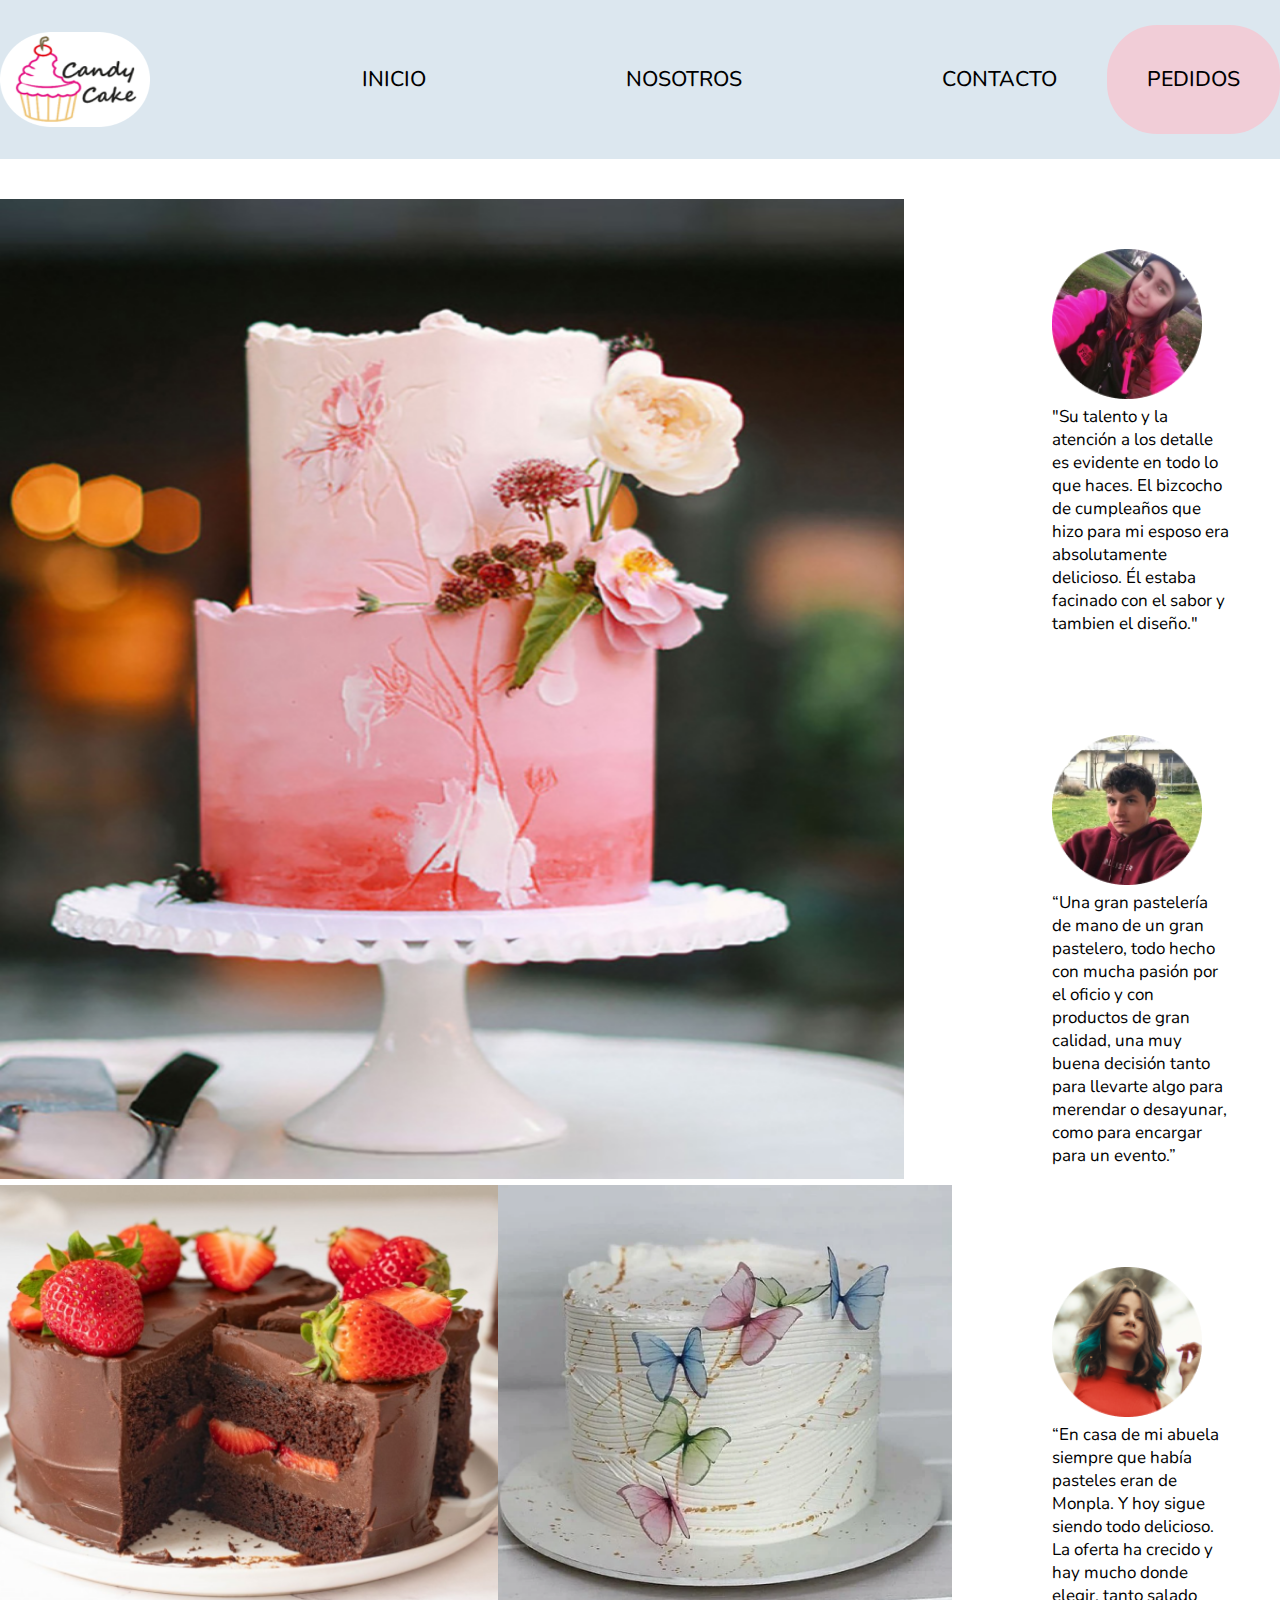
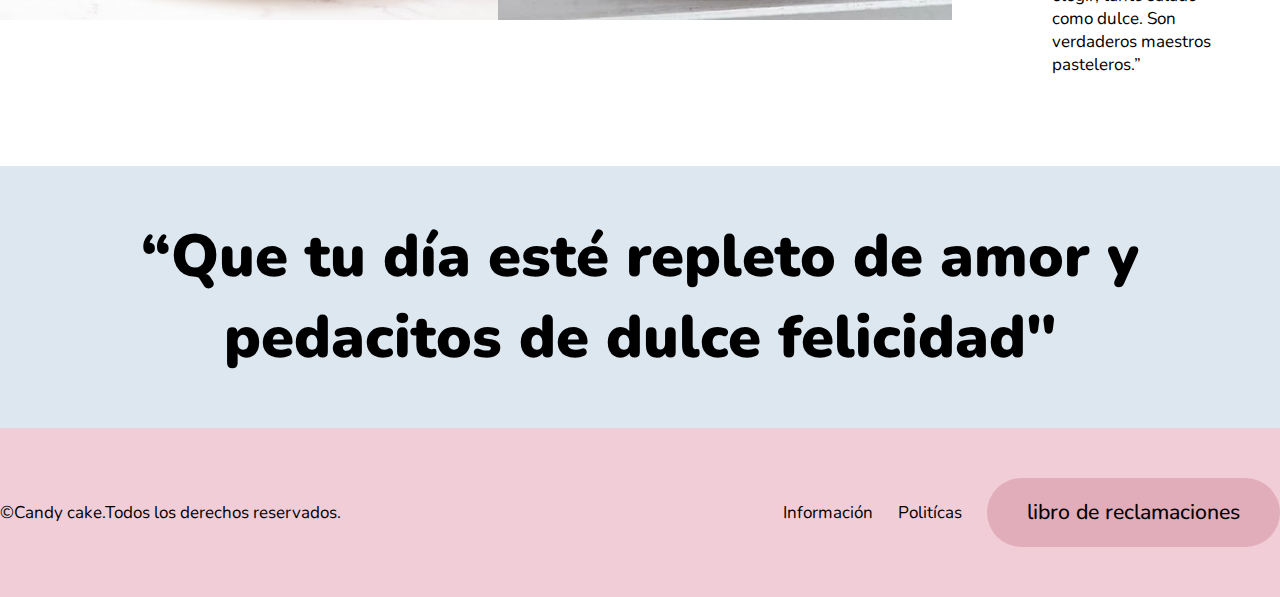
<file: index.html>
<!DOCTYPE html>
<html lang="es">


<head>
    <meta charset="UTF-8">
    <title>Candy cake</title>
    <link rel="shortcut icon" href="image/logo icon.ico" type="image/x-icon">
    <link rel="stylesheet" href="css/index.css">
    <meta name="google-site-verification" content="4WYgW67PDqqqW2bFAUSlBwpEnuFOm9L_J7pQm9ru4Nc" />
</head>

<body>
    <!--Aquí va el header /Menu de navegación-->
    <header>
        <div class="container header">
            <div class="logo">
                <img src="image/logo icon.ico" alt="" width="150px" height="90">
            </div>
            <div class="menu">
                <nav>
                    <ul>
                        <li><a href="index.html">INICIO</a></li>
                        <li><a href="nosotros.html">NOSOTROS</a></li>
                        <li><a href="contacto.html">CONTACTO</a></li>
                    </ul>
                    <a href="contacto.html">
                        <button class="btn1" type="button">PEDIDOS</button>
                    </a>
                </nav>
            </div>
        </div>
    </header>
    <!--Aquí va el contenido principal de la página-->
    <main>
        <!--Portada 1 -->
        <section id="portada">
            <div class="portada container">
                <div class="foto+testimonios grid4">
                    <div class="fotos_portada">
                        <div class="foto_portada">
                            <img src="image/rosa pastel.png" alt="foto de portada" width="500px" height="500px"
                                class="foto1">
                        </div>
                        <div class="grid2">
                            <img src="image/chocolate.png" alt="foto_portada" width="498px" height="435px"
                                class="foto2">
                            <div class="foto3">
                                <img src="image/pastel balnco.png" alt="foto de portada" width="454px" height="435x"
                                    class="foto3">
                            </div>
                        </div>
                    </div>
                    <div class="testimonios">
                        <div class="testimonio1">
                            <img decoding="auto" width="150" height="150" src="image/chicaT.png" class="imagen1" alt>
                            <p>"Su talento y la atención a los detalle es evidente en todo lo que haces. El bizcocho de
                                cumpleaños que hizo para mi esposo era absolutamente delicioso. Él estaba facinado con
                                el sabor y tambien el diseño."</p>
                        </div>

                        <div class="testimonio2">
                            <img decoding="auto" width="150" height="150" src="image/chicoT.png" class="imagen2" alt>
                            <p>“Una gran pastelería de mano de un gran pastelero, todo hecho con mucha pasión por el
                                oficio
                                y con productos de gran calidad, una muy buena decisión tanto para llevarte algo para
                                merendar o desayunar, como para encargar para un evento.”</p>

                        </div>

                        <div class="testimonio3">
                            <img decoding="auto" width="150" height="150" src="image/testimonio3.png" class="imagen3"
                                alt>
                            <p>“En casa de mi abuela siempre que había pasteles eran de Monpla. Y hoy sigue siendo todo
                                delicioso. La oferta ha crecido y hay mucho donde elegir, tanto salado como dulce. Son
                                verdaderos maestros pasteleros.”</p>
                        </div>

                    </div>

                </div>


            </div>
        </section>
        <section id="texto_slogan">
            <div class="texto_slogan">
                <div class="texto_portada">
                    <h1>“Que tu día esté repleto de amor y pedacitos de dulce felicidad"</h1>
                </div>
            </div>
        </section>

    </main>

    <footer>
        <div class="container footer">
            <div class="copyrigth">
                <p>©Candy cake.Todos los derechos reservados.</p>
            </div>
            <div class="politicas">
                <a href="index.html">Información</a>
                <a href="index.html">Politícas</a>
                <div class="boton_portada">
                    <button type="button" class="btn2">libro de reclamaciones</button>
                </div>
            </div>
        </div>
    </footer>
</body>

</html>
</file>
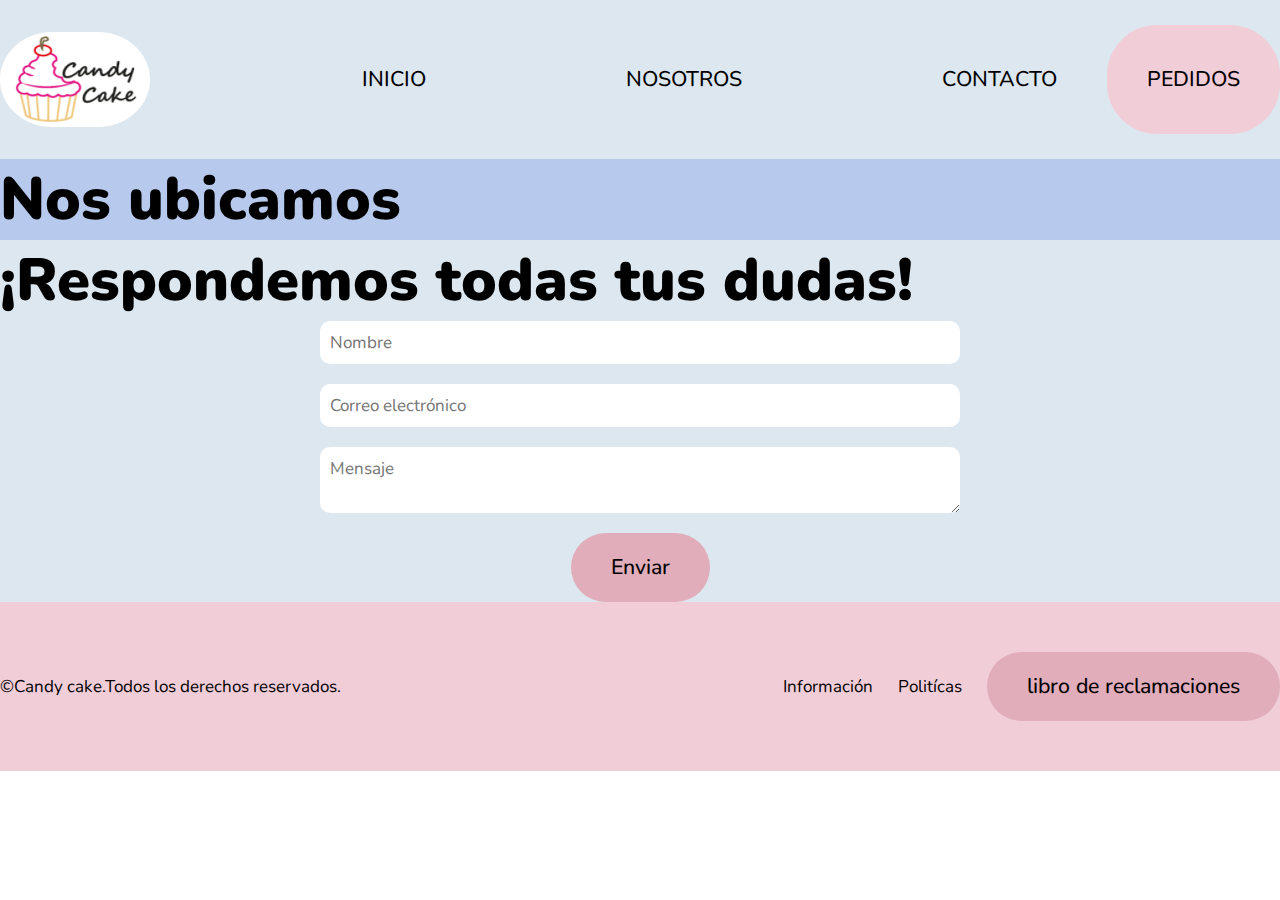
<file: contacto.html>
<html lang="en">

</html>

<head>
    <meta charset="UTF-8">
    <meta name="viewport" content="width=device-width, initial-scale=1.0">
    <title>Candy cake - Peru - Nosotros</title>
    <!--Descripcion de mi pagina-->
    <meta name="descripcion"
        content="Una gran pastelería de mano de un gran pastelero, todo hecho con mucha pasión por el oficio y con productos de gran calidad, una muy buena decisión tanto para llevarte algo para merendar o desayunar, como para encargar para un evento.">
    <!--palabras claves-->
    <meta name="keywords" content="dulce, deliciosas, Candy cake, para compartir">
    <!--copyrigth-->
    <meta name="copyrigth" content="Candy cake">
    <link rel="shortcut icon" href="image/logo icon.ico" type="image/logo">
    <link rel="stylesheet" href="css/nosotros.css">

</head>

<body>
    <header>
        <div class="container header">
            <div class="logo">
                <img src="image/logo icon.ico" alt="" width="150px" height="90">
            </div>
            <div class="menu">
                <nav>
                    <ul>
                        <li><a href="index.html">INICIO</a></li>
                        <li><a href="nosotros.html">NOSOTROS</a></li>
                        <li><a href="contacto.html">CONTACTO</a></li>
                    </ul>
                    <a href="nosotros.html">
                        <button class="btn1" type="button">PEDIDOS</button>
                    </a>
                </nav>
            </div>
        </div>
    </header>
    <div class="ubicacion">
        <div>
            <h1>Nos ubicamos</h1>

        </div>
    </div>
    <section id="contacto">
        <div class="contacto">
            <div>
                <h1>¡Respondemos todas tus dudas!</h1>
                <form>
                    <input type="text" placeholder="Nombre">
                    <input type="email" placeholder="Correo electrónico">
                    <textarea placeholder="Mensaje"></textarea>
                    <button type="button" class="btn2">Enviar</button>
                </form>
            </div>
        </div>
    </section>

    <html>
    <footer>
        <div class="container footer">
            <div class="copyrigth">
                <p>©Candy cake.Todos los derechos reservados.</p>
            </div>
            <div class="politicas">
                <a href="index.html">Información</a>
                <a href="index.html">Politícas</a>
                <div class="boton_portada">
                    <button type="button" class="btn2">libro de reclamaciones</button>
                </div>
            </div>
        </div>
    </footer>
</file>
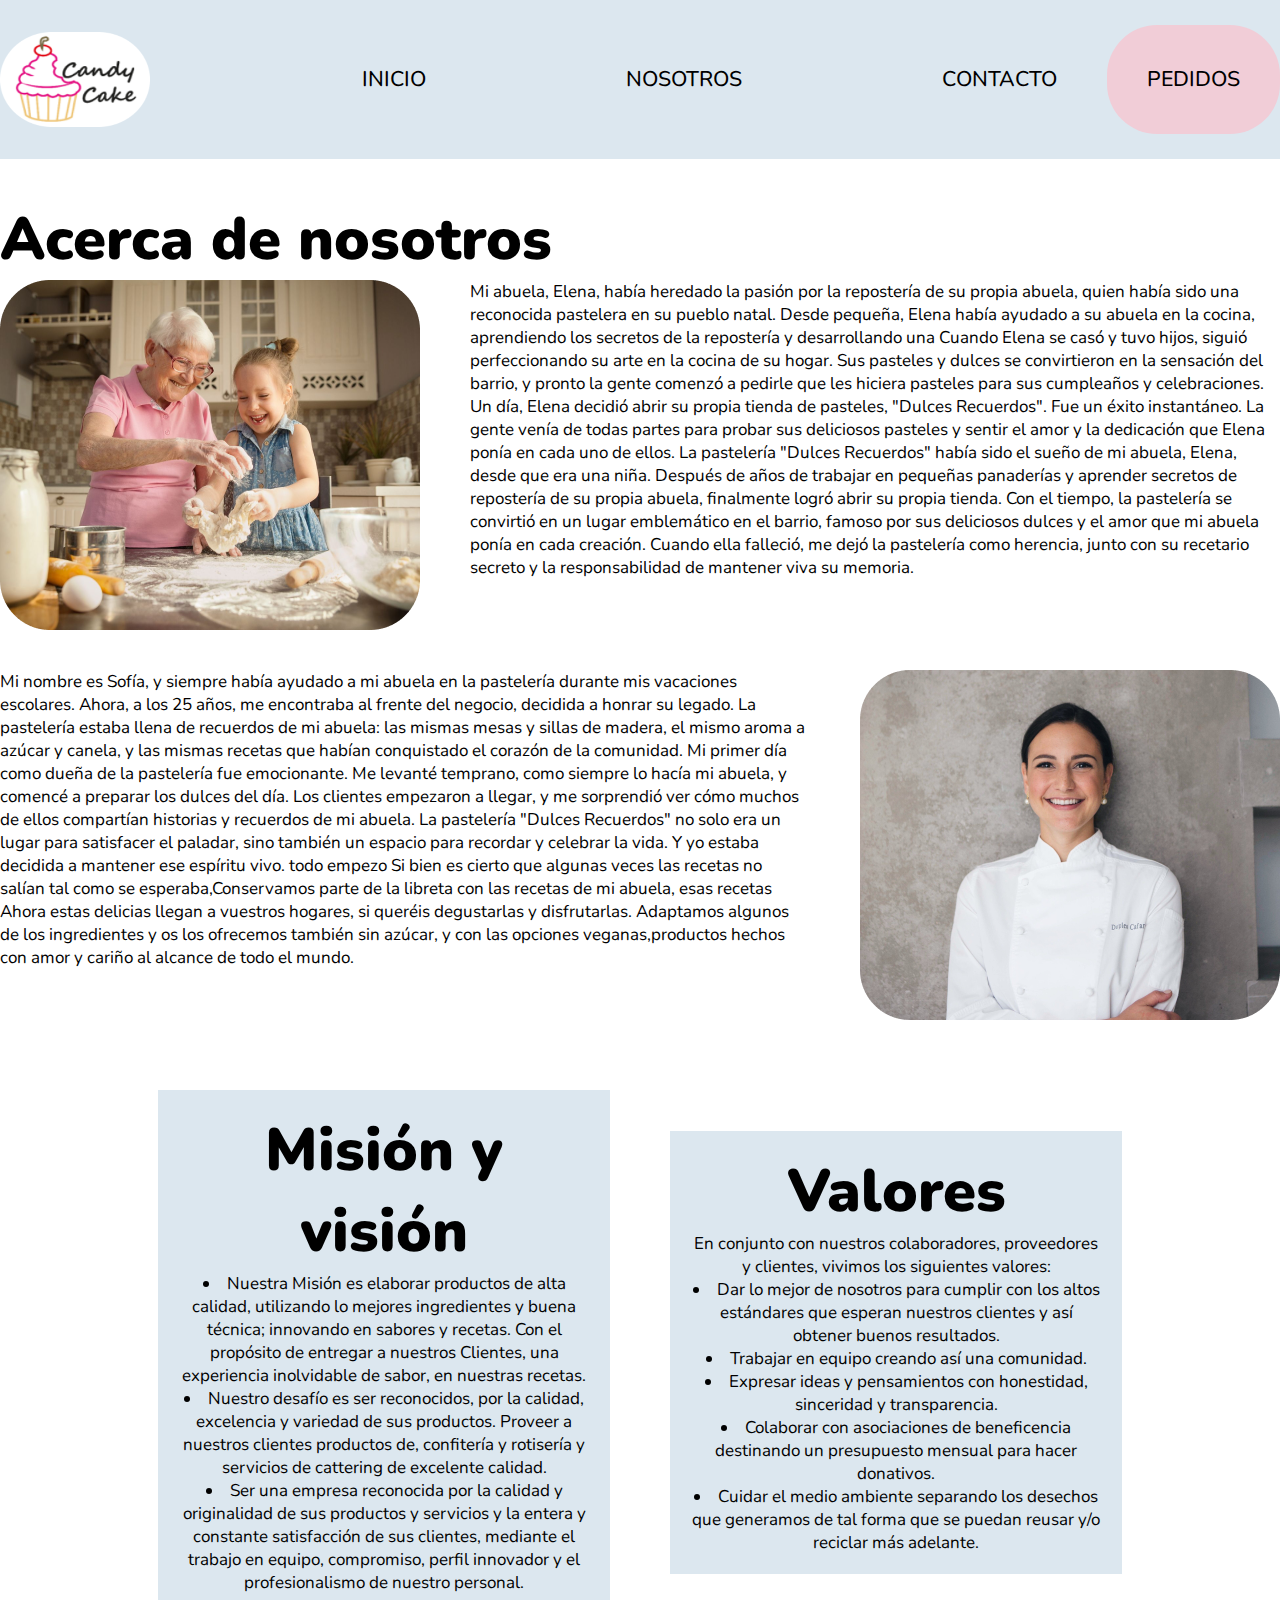
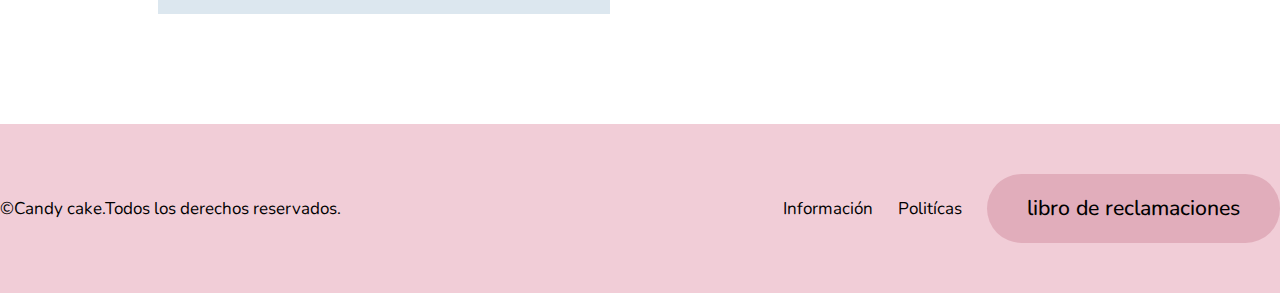
<file: nosotros.html>
<html lang="en">

<head>
    <meta charset="UTF-8">
    <meta name="viewport" content="width=device-width, initial-scale=1.0">
    <title>Candy cake - Peru - Nosotros</title>
    <!--Descripcion de mi pagina-->
    <meta name="descripcion"
        content="Una gran pastelería de mano de un gran pastelero, todo hecho con mucha pasión por el oficio y con productos de gran calidad, una muy buena decisión tanto para llevarte algo para merendar o desayunar, como para encargar para un evento.">
    <!--palabras claves-->
    <meta name="keywords" content="dulce, deliciosas, Candy cake, para compartir">
    <!--copyrigth-->
    <meta name="copyrigth" content="Candy cake">
    <link rel="shortcut icon" href="image/logo icon.ico" type="image/logo">
    <link rel="stylesheet" href="css/nosotros.css">

</head>

<body>
    <header>
        <div class="container header">
            <div class="logo">
                <img src="image/logo icon.ico" alt="" width="150px" height="90">
            </div>
            <div class="menu">
                <nav>
                    <ul>
                        <li><a href="index.html">INICIO</a></li>
                        <li><a href="nosotros.html">NOSOTROS</a></li>
                        <li><a href="contacto.html">CONTACTO</a></li>
                    </ul>
                    <button class="btn1" type="button">PEDIDOS</button>
                </nav>
            </div>
        </div>
    </header>

    <!--Menú de la Página-->

    <main>
        <section id="sobrenosotros">
            <div class="sobrenosotros container">
                <h1>Acerca de nosotros</h1>
                <div>
                    <div>
                        <div class="texto">
                            <div class="texto1 grid42">
                                <img width="420px" height="350px" src="image/abuelita.png" class="abuelita2" alt>
                                <p>
                                    Mi abuela, Elena, había heredado la pasión por la repostería de su propia abuela,
                                    quien
                                    había sido una reconocida pastelera en su pueblo natal. Desde pequeña, Elena había
                                    ayudado a
                                    su abuela en la cocina, aprendiendo los secretos de la repostería y desarrollando
                                    una

                                    Cuando Elena se casó y tuvo hijos, siguió perfeccionando su arte en la cocina de su
                                    hogar.
                                    Sus pasteles y dulces se convirtieron en la sensación del barrio, y pronto la gente
                                    comenzó
                                    a pedirle que les hiciera pasteles para sus cumpleaños y celebraciones.

                                    Un día, Elena decidió abrir su propia tienda de pasteles, "Dulces Recuerdos". Fue un
                                    éxito
                                    instantáneo. La gente venía de todas partes para probar sus deliciosos pasteles y
                                    sentir
                                    el
                                    amor y la dedicación que Elena ponía en cada uno de ellos.
                                    La pastelería "Dulces Recuerdos" había sido el sueño de mi abuela, Elena, desde que
                                    era
                                    una
                                    niña. Después de años de trabajar en pequeñas panaderías y aprender secretos de
                                    repostería
                                    de su propia abuela, finalmente logró abrir su propia tienda.

                                    Con el tiempo, la pastelería se convirtió en un lugar emblemático en el barrio,
                                    famoso
                                    por
                                    sus deliciosos dulces y el amor que mi abuela ponía en cada creación. Cuando ella
                                    falleció,
                                    me dejó la pastelería como herencia, junto con su recetario secreto y la
                                    responsabilidad
                                    de
                                    mantener viva su memoria.
                            </div>
                            <div class="texto2 grid4">

                                <p>Mi nombre es Sofía, y siempre había ayudado a mi abuela en la pastelería durante mis
                                    vacaciones escolares. Ahora, a los 25 años, me encontraba al frente del negocio,
                                    decidida a
                                    honrar su legado.

                                    La pastelería estaba llena de recuerdos de mi abuela: las mismas mesas y sillas de
                                    madera,
                                    el mismo aroma a azúcar y canela, y las mismas recetas que habían conquistado el
                                    corazón
                                    de
                                    la comunidad.

                                    Mi primer día como dueña de la pastelería fue emocionante. Me levanté temprano, como
                                    siempre
                                    lo hacía mi abuela, y comencé a preparar los dulces del día. Los clientes empezaron
                                    a
                                    llegar, y me sorprendió ver cómo muchos de ellos compartían historias y recuerdos de
                                    mi
                                    abuela.

                                    La pastelería "Dulces Recuerdos" no solo era un lugar para satisfacer el paladar,
                                    sino
                                    también un espacio para recordar y celebrar la vida. Y yo estaba decidida a mantener
                                    ese
                                    espíritu vivo.
                                    todo empezo Si bien es cierto que algunas veces las recetas no salían tal como
                                    se esperaba,Conservamos parte de la libreta con las recetas de mi abuela, esas
                                    recetas
                                    Ahora estas delicias llegan a vuestros hogares, si queréis degustarlas y
                                    disfrutarlas.
                                    Adaptamos algunos de los ingredientes y os los ofrecemos también sin azúcar, y con
                                    las
                                    opciones veganas,productos
                                    hechos con amor y cariño al alcance de todo el mundo.
                                </p>
                                <img width="420px" height="350px" src="image/pastelera.png" class="pastelera1" alt>
                            </div>
                        </div>
                        <div></div>
                        <div class="contenedor">
                            <div class="misiontexto">
                                <h1> Misión y visión </h1>
                                </p>
                                <div>
                                    <li>Nuestra Misión es elaborar productos de alta calidad, utilizando lo mejores
                                        ingredientes y buena técnica; innovando en sabores y recetas. Con el propósito
                                        de
                                        entregar a nuestros Clientes, una experiencia inolvidable de sabor, en nuestras
                                        recetas.
                                </div>
                                </p>

                                <p>
                                <div>
                                    <li>Nuestro desafío es ser reconocidos, por la calidad,
                                        excelencia y variedad de sus productos.
                                        Proveer a nuestros clientes productos de, confitería y rotisería y
                                        servicios de cattering de excelente calidad.
                                </div>
                                <p>
                                <div>
                                    <li>Ser una empresa reconocida por la calidad y originalidad de sus productos y
                                        servicios y la entera y constante satisfacción de sus clientes, mediante el
                                        trabajo
                                        en equipo, compromiso, perfil innovador y el profesionalismo de nuestro
                                        personal.
                                </div>
                                </p>

                            </div>
                            <div class="valorestexto">
                                <h1> Valores</h1>
                                <p>
                                    En conjunto con nuestros colaboradores, proveedores y clientes, vivimos los
                                    siguientes valores:
                                    <li>Dar lo mejor de nosotros para cumplir con los altos estándares que esperan
                                        nuestros clientes y así obtener buenos resultados.
                                    <li>Trabajar en equipo creando así una comunidad.
                                    <li>Expresar ideas y pensamientos con honestidad, sinceridad y transparencia.
                                    <li>Colaborar con asociaciones de beneficencia destinando un presupuesto mensual
                                        para hacer donativos.
                                    <li>Cuidar el medio ambiente separando los desechos que generamos de tal forma que
                                        se puedan reusar y/o reciclar más adelante.
                                </p>

                            </div>
                        </div>
                    </div>
    </main>
    <footer>
        <div class="container footer">
            <div class="copyrigth">
                <p>©Candy cake.Todos los derechos reservados.</p>
            </div>
            <div class="politicas">
                <a href="index.html">Información</a>
                <a href="index.html">Politícas</a>
                <div class="boton_portada">
                    <button type="button" class="btn2">libro de reclamaciones</button>
                </div>
            </div>
        </div>
    </footer>


</body>

</html>
</file>
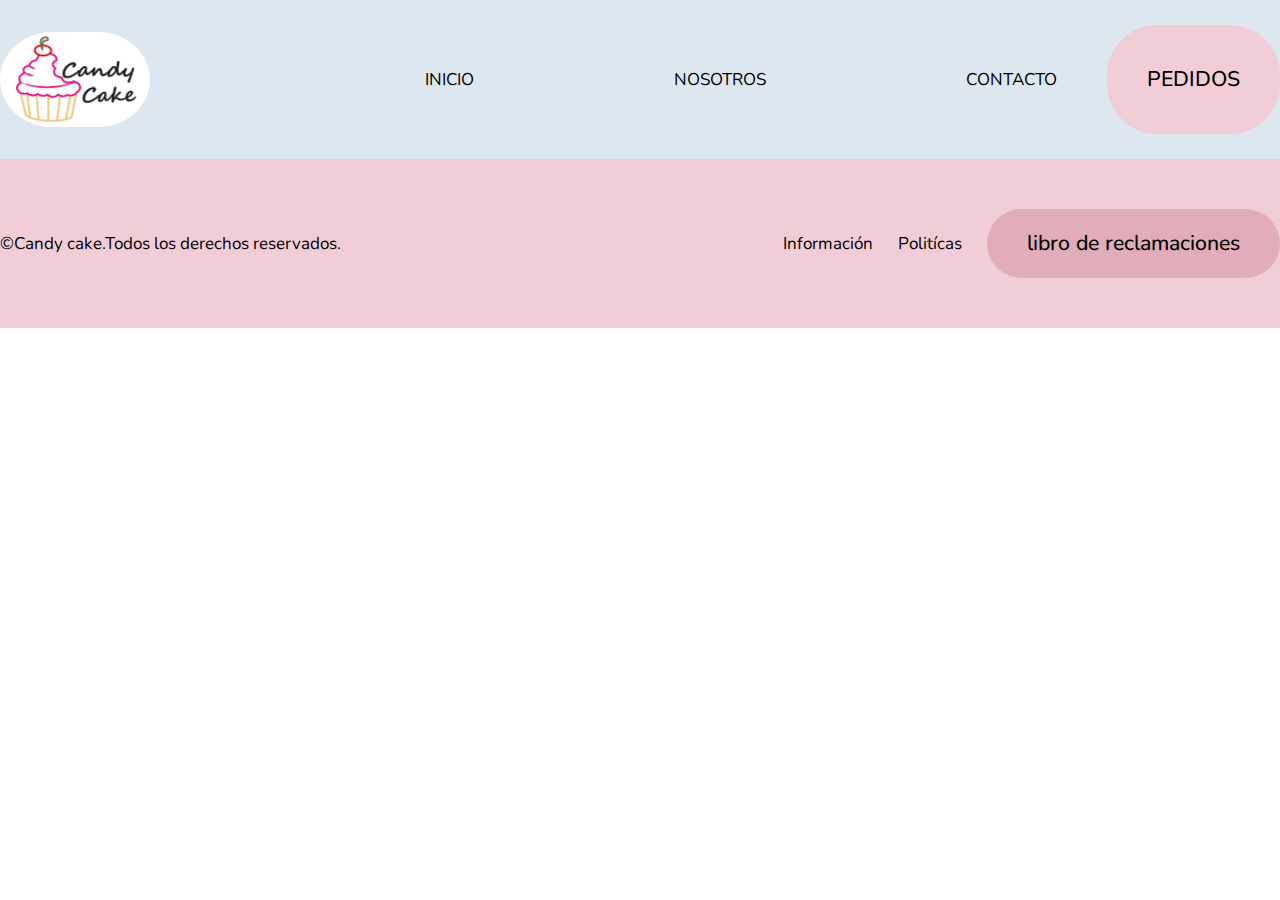
<file: politicas.html>
<html lang="en"></html>

<head>
    <meta charset="UTF-8">
    <meta name="viewport" content="width=device-width, initial-scale=1.0">
    <title>Candy cake - Peru - Nosotros</title>
    <!--Descripcion de mi pagina-->
    <meta name="descripcion"
    content="Una gran pastelería de mano de un gran pastelero, todo hecho con mucha pasión por el oficio y con productos de gran calidad, una muy buena decisión tanto para llevarte algo para merendar o desayunar, como para encargar para un evento.">
    <!--palabras claves-->
    <meta name="keywords" content="dulce, deliciosas, Candy cake, para compartir">
    <!--copyrigth-->
    <meta name="copyrigth" content="Candy cake">
    <link rel="shortcut icon" href="image/logo icon.ico" type="image/logo">
    <link rel="stylesheet" href="css/nosotros.css">

</head>
<main>
    <section id="poloticas">
        <div>

        </div>
    </section>
</main>

<body>
    <header>
        <div class="container header">
            <div class="logo">
                <img src="image/logo icon.ico" alt="" width="150px" height="95">
            </div>
            <div class="menu">
                <nav>
                    <ul>
                        <li><a href="index.html"></a>INICIO</a></li>
                        <li><a href="nosotros.html"></a>NOSOTROS</a></li>
                        <li><a href="contacto.html"></a>CONTACTO</a></li>
                    </ul>
                    <button class="btn1" type="button">PEDIDOS</button>
                </nav>
            </div>
        </div>
    </header>
    <footer>
        <div class="container footer">
            <div class="copyrigth">
                <p>©Candy cake.Todos los derechos reservados.</p>
            </div>
            <div class="politicas">
                <a href="index.html">Información</a>
                <a href="index.html">Politícas</a>
                <div class="boton_portada">
                    <button type="button" class="btn2">libro de reclamaciones</button>
                </div>
            </div>
        </div>
    </footer>
</file>
<file: css/index.css>
@import url(styles.css);

/*estilos de la portada*/

#portada {
    background-color: #FFFFFF;
}

.texto_portada {
    display: flex;
    flex-direction: column;
    gap: 25px;
    justify-content: center;

    & h1 {
        color: var(--colornegro)
    }
}

#portada2 {

    background-size: cover;
    background-position: center;
}

.portada2 {
    height: 600px;
}

.boton_portada {
    height: 100%;
}

.foto1 {
    width: 100%;
    height: auto;
}

.foto_portada {
    & img {
        width: 95%;
        height: 980px;
    }
}

.grid2 {
    width: 100%;
    height: 500px;
}

.testimonio1 {
    padding-bottom: 50px;
}

#texto_slogan {
    background-color: var(--colorceleste);
}

.texto_slogan {
    padding: 50px;
    text-align: center;
}
</file>
<file: css/nosotros.css>
@import url(styles.css);

.texto1 {
    padding-bottom: 40px;
}
</file>
